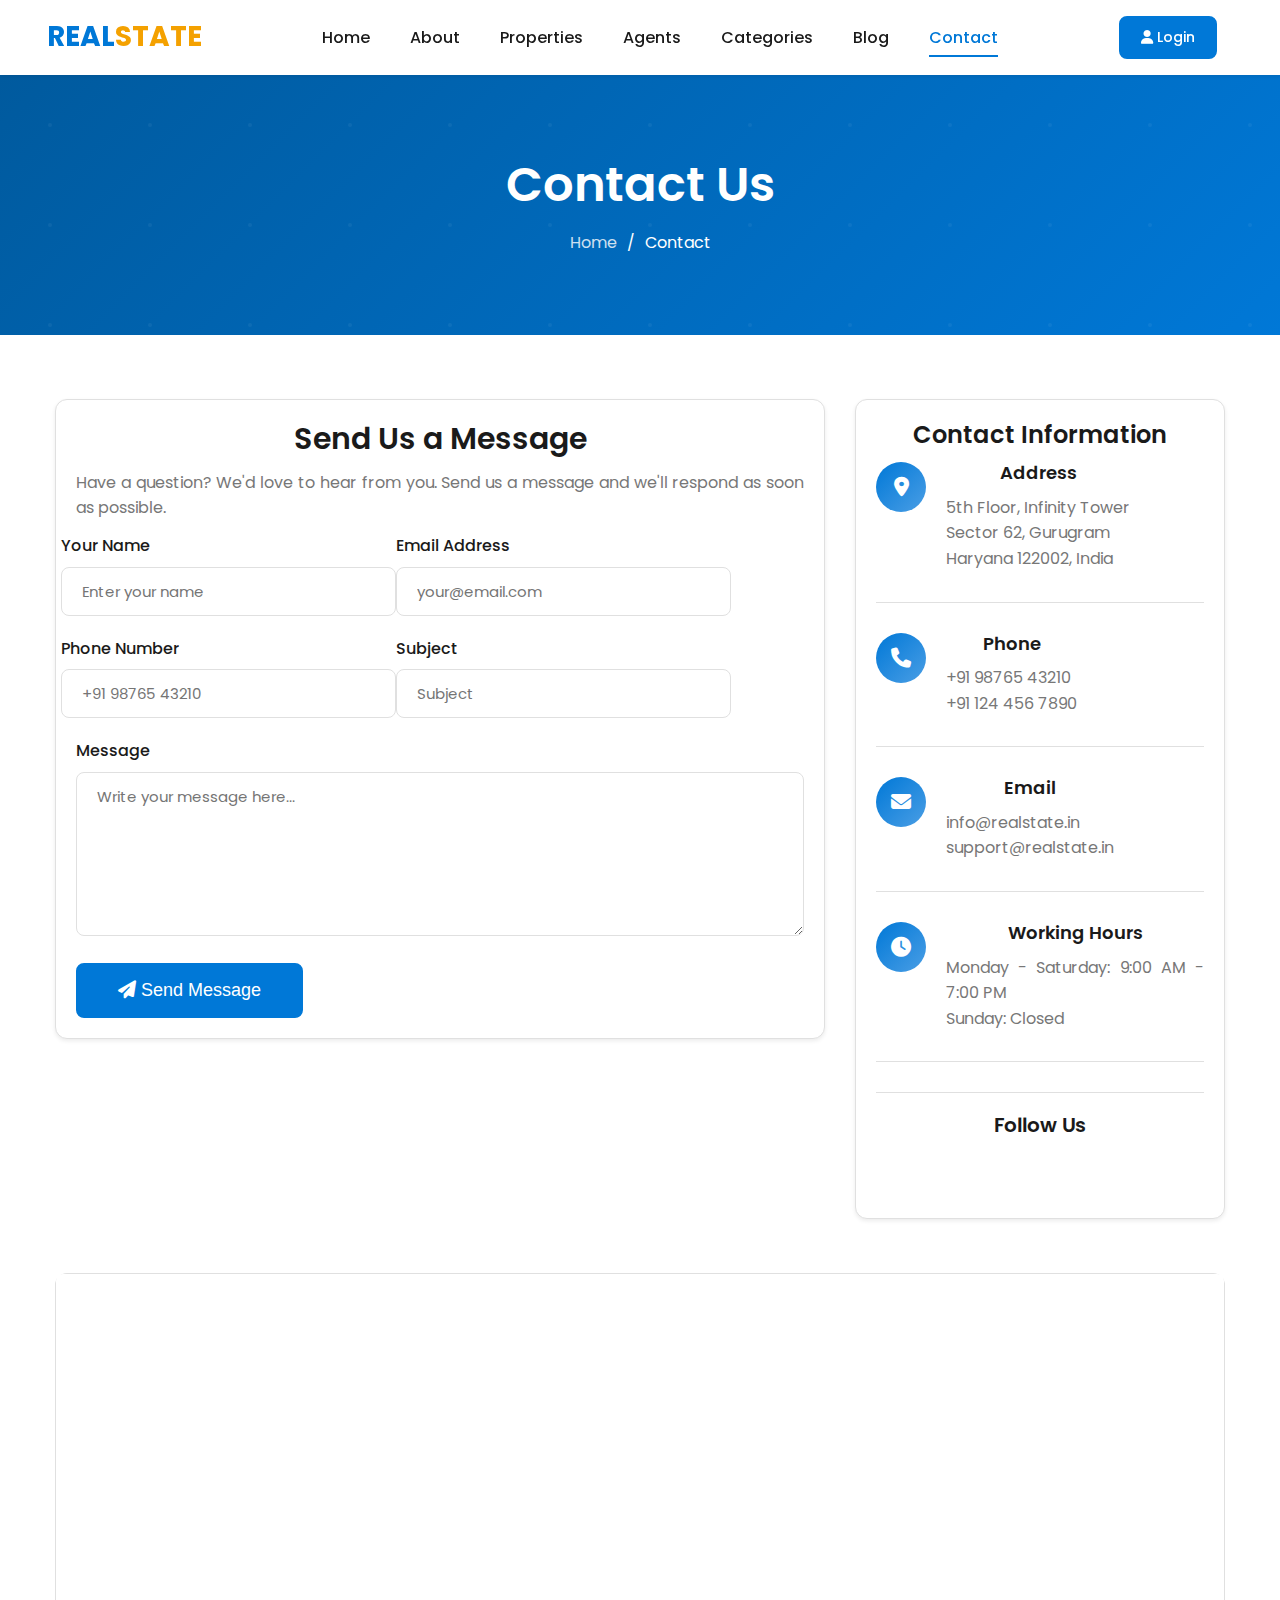
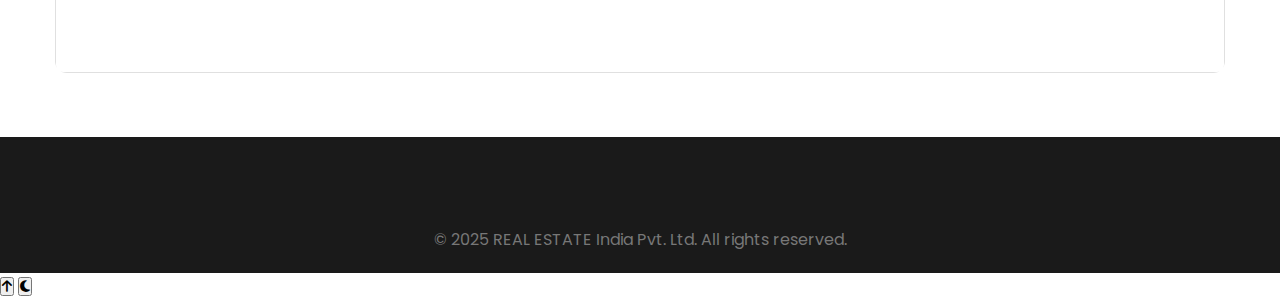
<file: contact.html>
<!DOCTYPE html>
<html lang="en">
<head>
    <meta charset="UTF-8">
    <meta name="viewport" content="width=device-width, initial-scale=1.0">
    <title>Contact Us - REAL ESTATE India</title>
    
    <link rel="preconnect" href="https://fonts.googleapis.com">
    <link href="https://fonts.googleapis.com/css2?family=Poppins:wght@300;400;500;600;700&display=swap" rel="stylesheet">
    <link rel="stylesheet" href="https://cdnjs.cloudflare.com/ajax/libs/font-awesome/6.4.0/css/all.min.css">
    <link rel="stylesheet" href="assets/css/style.css">
    <link rel="stylesheet" href="assets/css/layout.css">
    <link rel="stylesheet" href="assets/css/responsive.css">
</head>
<body>
    <!-- Header -->
    <header class="header">
        <div class="container">
            <nav class="navbar">
                <a href="index.html" class="logo">REAL<span>STATE</span></a>
                
                <ul class="nav-menu">
                    <li><a href="index.html">Home</a></li>
                    <li><a href="about.html">About</a></li>
                    <li><a href="properties.html">Properties</a></li>
                    <li><a href="agents.html">Agents</a></li>
                    <li><a href="categories.html">Categories</a></li>
                    <li><a href="blog.html">Blog</a></li>
                    <li><a href="contact.html" class="active">Contact</a></li>
                </ul>
                
                <div class="nav-actions">
                    <a href="add-property.html" class="btn btn-outline-primary btn-sm d-none d-md-inline-block">
                        <i class="fas fa-plus"></i> Add Property
                    </a>
                    <a href="login.html" class="btn btn-primary btn-sm">
                        <i class="fas fa-user"></i> Login
                    </a>
                </div>
                
                <div class="menu-toggle">
                    <span></span>
                    <span></span>
                    <span></span>
                </div>
            </nav>
        </div>
    </header>

    <!-- Page Hero -->
    <div class="page-hero">
        <div class="container">
            <h1>Contact Us</h1>
            <ul class="breadcrumb">
                <li><a href="index.html">Home</a></li>
                <li>/</li>
                <li>Contact</li>
            </ul>
        </div>
    </div>

    <!-- Contact Section -->
    <section class="contact-section">
        <div class="container">
            <div class="row">
                <!-- Contact Form -->
                <div class="col-lg-8">
                    <div class="contact-form-wrapper card">
                        <div class="card-body">
                            <h3>Send Us a Message</h3>
                            <p>Have a question? We'd love to hear from you. Send us a message and we'll respond as soon as possible.</p>
                            
                            <form id="contactForm">
                                <div class="row">
                                    <div class="col-md-6">
                                        <div class="form-group">
                                            <label class="form-label">Your Name</label>
                                            <input type="text" name="name" class="form-control" placeholder="Enter your name" required>
                                        </div>
                                    </div>
                                    <div class="col-md-6">
                                        <div class="form-group">
                                            <label class="form-label">Email Address</label>
                                            <input type="email" name="email" class="form-control" placeholder="your@email.com" required>
                                        </div>
                                    </div>
                                </div>
                                
                                <div class="row">
                                    <div class="col-md-6">
                                        <div class="form-group">
                                            <label class="form-label">Phone Number</label>
                                            <input type="tel" name="phone" class="form-control" placeholder="+91 98765 43210">
                                        </div>
                                    </div>
                                    <div class="col-md-6">
                                        <div class="form-group">
                                            <label class="form-label">Subject</label>
                                            <input type="text" name="subject" class="form-control" placeholder="Subject">
                                        </div>
                                    </div>
                                </div>
                                
                                <div class="form-group">
                                    <label class="form-label">Message</label>
                                    <textarea name="message" class="form-control" rows="6" placeholder="Write your message here..." required></textarea>
                                </div>
                                
                                <button type="submit" class="btn btn-primary btn-lg">
                                    <i class="fas fa-paper-plane"></i> Send Message
                                </button>
                            </form>
                        </div>
                    </div>
                </div>

                <!-- Contact Info -->
                <div class="col-lg-4">
                    <div class="contact-info-box card">
                        <div class="card-body">
                            <h4>Contact Information</h4>
                            
                            <div class="contact-info-item">
                                <div class="contact-icon">
                                    <i class="fas fa-map-marker-alt"></i>
                                </div>
                                <div>
                                    <h5>Address</h5>
                                    <p>5th Floor, Infinity Tower<br>Sector 62, Gurugram<br>Haryana 122002, India</p>
                                </div>
                            </div>
                            
                            <div class="contact-info-item">
                                <div class="contact-icon">
                                    <i class="fas fa-phone"></i>
                                </div>
                                <div>
                                    <h5>Phone</h5>
                                    <p><a href="tel:+919876543210">+91 98765 43210</a><br>
                                    <a href="tel:+911244567890">+91 124 456 7890</a></p>
                                </div>
                            </div>
                            
                            <div class="contact-info-item">
                                <div class="contact-icon">
                                    <i class="fas fa-envelope"></i>
                                </div>
                                <div>
                                    <h5>Email</h5>
                                    <p><a href="mailto:info@realstate.in">info@realstate.in</a><br>
                                    <a href="mailto:support@realstate.in">support@realstate.in</a></p>
                                </div>
                            </div>
                            
                            <div class="contact-info-item">
                                <div class="contact-icon">
                                    <i class="fas fa-clock"></i>
                                </div>
                                <div>
                                    <h5>Working Hours</h5>
                                    <p>Monday - Saturday: 9:00 AM - 7:00 PM<br>Sunday: Closed</p>
                                </div>
                            </div>
                            
                            <div class="social-links-contact">
                                <h5>Follow Us</h5>
                                <div class="social-links">
                                    <a href="#"><i class="fab fa-facebook-f"></i></a>
                                    <a href="#"><i class="fab fa-twitter"></i></a>
                                    <a href="#"><i class="fab fa-instagram"></i></a>
                                    <a href="#"><i class="fab fa-linkedin-in"></i></a>
                                    <a href="#"><i class="fab fa-youtube"></i></a>
                                </div>
                            </div>
                        </div>
                    </div>
                </div>
            </div>
            
            <!-- Map -->
            <div class="contact-map mt-4">
                <div id="contactMap" class="property-map" data-lat="28.4595" data-lng="77.0266"></div>
            </div>
        </div>
    </section>

    <!-- Footer -->
    <footer class="footer">
        <div class="container">
            <div class="footer-bottom">
                <p>&copy; 2025 REAL ESTATE India Pvt. Ltd. All rights reserved.</p>
            </div>
        </div>
    </footer>

    <button class="back-to-top"><i class="fas fa-arrow-up"></i></button>
    <button class="theme-toggle"><i class="fas fa-moon"></i></button>

    <style>
        .contact-form-wrapper,
        .contact-info-box {
            margin-bottom: 30px;
        }
        
        .contact-info-item {
            display: flex;
            gap: 20px;
            margin-bottom: 30px;
            padding-bottom: 30px;
            border-bottom: 1px solid var(--gray-light);
        }
        
        .contact-info-item:last-of-type {
            border-bottom: none;
        }
        
        .contact-icon {
            width: 50px;
            height: 50px;
            background: linear-gradient(135deg, var(--primary-color), var(--primary-light));
            border-radius: 50%;
            display: flex;
            align-items: center;
            justify-content: center;
            color: var(--white);
            font-size: 1.25rem;
            flex-shrink: 0;
        }
        
        .contact-info-item h5 {
            margin-bottom: 10px;
            font-size: 1.125rem;
        }
        
        .contact-info-item p {
            margin: 0;
            color: var(--gray);
        }
        
        .contact-info-item a {
            color: var(--gray);
        }
        
        .contact-info-item a:hover {
            color: var(--primary-color);
        }
        
        .social-links-contact {
            padding-top: 20px;
            border-top: 1px solid var(--gray-light);
        }
        
        .social-links-contact h5 {
            margin-bottom: 15px;
        }
        
        .contact-map {
            height: 400px;
            border-radius: var(--border-radius-lg);
            overflow: hidden;
        }
        
        .property-map {
            width: 100%;
            height: 100%;
        }
    </style>

    <script src="assets/js/main.js"></script>
    <script src="assets/js/ajax.js"></script>
    <script src="assets/js/plugins.js"></script>
</body>
</html>
</file>
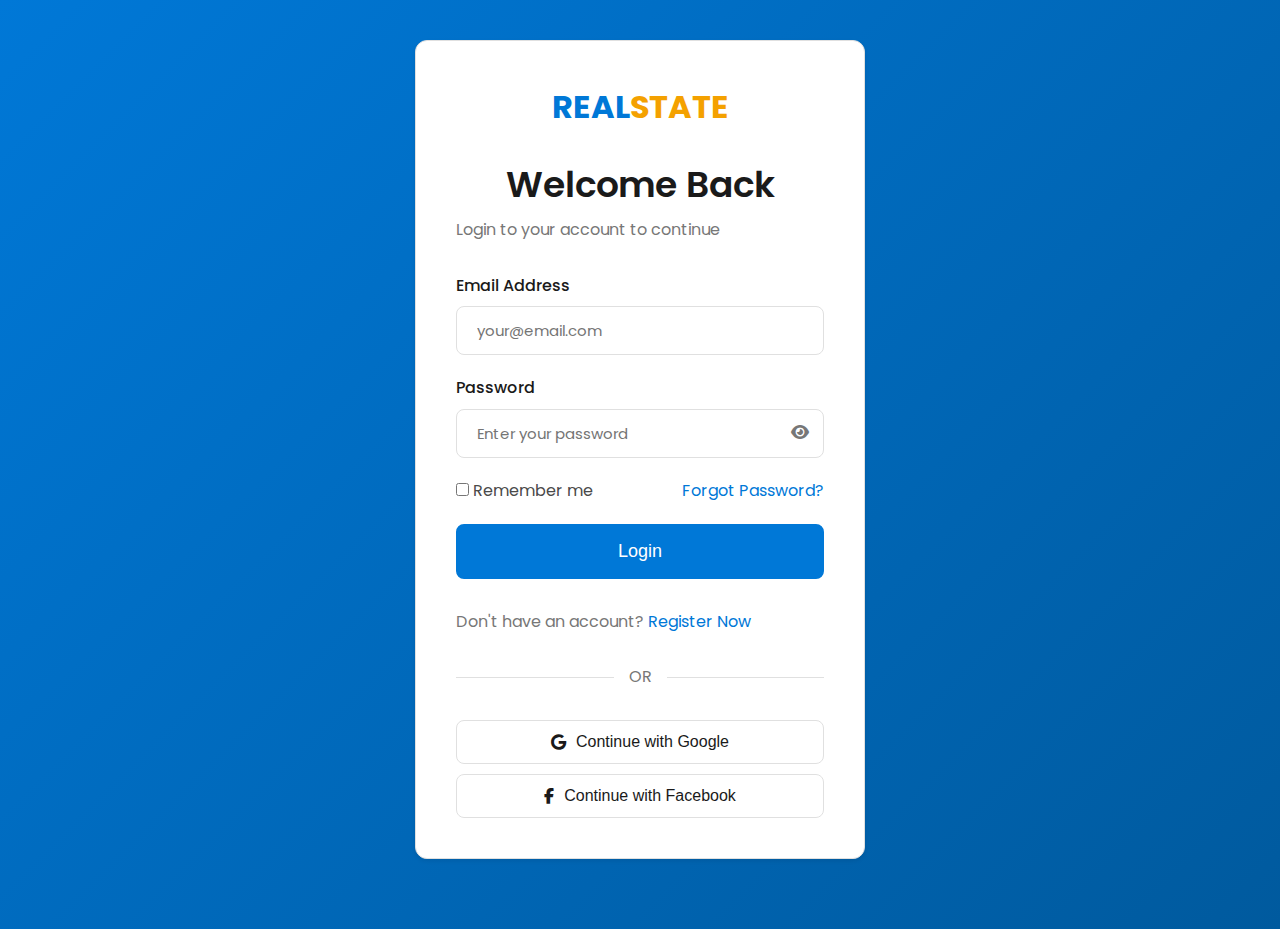
<file: login.html>
<!DOCTYPE html>
<html lang="en">
<head>
    <meta charset="UTF-8">
    <meta name="viewport" content="width=device-width, initial-scale=1.0">
    <title>Login - REAL ESTATE India</title>
    
    <link rel="preconnect" href="https://fonts.googleapis.com">
    <link href="https://fonts.googleapis.com/css2?family=Poppins:wght@300;400;500;600;700&display=swap" rel="stylesheet">
    <link rel="stylesheet" href="https://cdnjs.cloudflare.com/ajax/libs/font-awesome/6.4.0/css/all.min.css">
    <link rel="stylesheet" href="assets/css/style.css">
    <link rel="stylesheet" href="assets/css/layout.css">
    <link rel="stylesheet" href="assets/css/responsive.css">
</head>
<body>
    <div class="auth-page">
        <div class="auth-container">
            <div class="auth-card card">
                <div class="auth-logo">
                    <a href="index.html" class="logo">REAL<span>STATE</span></a>
                </div>
                
                <div class="auth-header">
                    <h2>Welcome Back</h2>
                    <p>Login to your account to continue</p>
                </div>
                
                <form id="loginForm" class="auth-form">
                    <div class="form-group">
                        <label class="form-label">Email Address</label>
                        <input type="email" name="email" class="form-control" placeholder="your@email.com" required>
                    </div>
                    
                    <div class="form-group">
                        <label class="form-label">Password</label>
                        <div class="password-input">
                            <input type="password" name="password" class="form-control" placeholder="Enter your password" required>
                            <span class="password-toggle">
                                <i class="fas fa-eye"></i>
                            </span>
                        </div>
                    </div>
                    
                    <div class="form-group d-flex justify-content-between align-items-center">
                        <div>
                            <input type="checkbox" id="remember" name="remember">
                            <label for="remember">Remember me</label>
                        </div>
                        <a href="#" class="text-primary">Forgot Password?</a>
                    </div>
                    
                    <button type="submit" class="btn btn-primary w-100 btn-lg">Login</button>
                </form>
                
                <div class="auth-footer">
                    <p>Don't have an account? <a href="register.html" class="text-primary">Register Now</a></p>
                </div>
                
                <div class="auth-divider">
                    <span>OR</span>
                </div>
                
                <div class="social-login">
                    <button class="btn btn-social google">
                        <i class="fab fa-google"></i> Continue with Google
                    </button>
                    <button class="btn btn-social facebook">
                        <i class="fab fa-facebook-f"></i> Continue with Facebook
                    </button>
                </div>
            </div>
        </div>
    </div>

    <style>
        .auth-page {
            min-height: 100vh;
            display: flex;
            align-items: center;
            justify-content: center;
            background: linear-gradient(135deg, var(--primary-color), var(--primary-dark));
            padding: 40px 20px;
        }
        
        .auth-container {
            max-width: 450px;
            width: 100%;
        }
        
        .auth-card {
            padding: 40px;
        }
        
        .auth-logo {
            text-align: center;
            margin-bottom: 30px;
        }
        
        .auth-logo .logo {
            font-size: 2rem;
        }
        
        .auth-header {
            text-align: center;
            margin-bottom: 30px;
        }
        
        .auth-header h2 {
            margin-bottom: 10px;
        }
        
        .auth-header p {
            color: var(--gray);
        }
        
        .auth-form .form-group {
            margin-bottom: 20px;
        }
        
        .password-input {
            position: relative;
        }
        
        .password-toggle {
            position: absolute;
            right: 15px;
            top: 50%;
            transform: translateY(-50%);
            cursor: pointer;
            color: var(--gray);
        }
        
        .auth-footer {
            text-align: center;
            margin-top: 30px;
        }
        
        .auth-divider {
            text-align: center;
            margin: 30px 0;
            position: relative;
        }
        
        .auth-divider::before {
            content: '';
            position: absolute;
            top: 50%;
            left: 0;
            right: 0;
            height: 1px;
            background: var(--gray-light);
        }
        
        .auth-divider span {
            background: var(--white);
            padding: 0 15px;
            position: relative;
            color: var(--gray);
        }
        
        .social-login {
            display: flex;
            flex-direction: column;
            gap: 10px;
        }
        
        .btn-social {
            display: flex;
            align-items: center;
            justify-content: center;
            gap: 10px;
            padding: 12px;
            border: 1px solid var(--gray-light);
            background: var(--white);
            color: var(--dark);
            transition: var(--transition);
        }
        
        .btn-social:hover {
            background: var(--off-white);
        }
        
        .btn-social.google:hover {
            border-color: #DB4437;
            color: #DB4437;
        }
        
        .btn-social.facebook:hover {
            border-color: #1877F2;
            color: #1877F2;
        }
    </style>

    <script src="assets/js/main.js"></script>
    <script src="assets/js/ajax.js"></script>
</body>
</html>
</file>
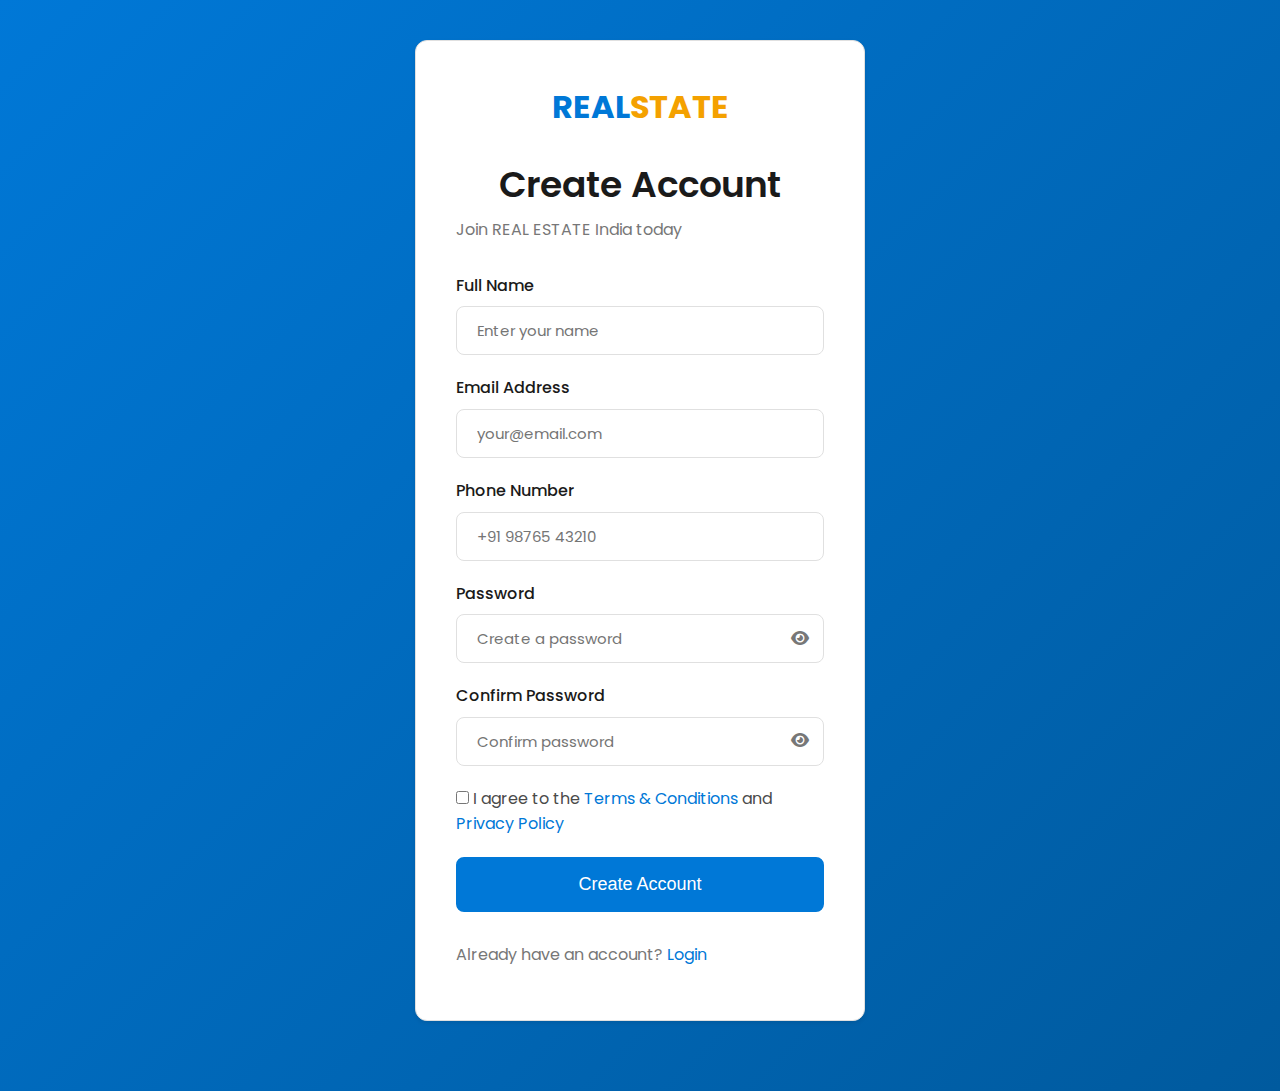
<file: register.html>
<!DOCTYPE html>
<html lang="en">
<head>
    <meta charset="UTF-8">
    <meta name="viewport" content="width=device-width, initial-scale=1.0">
    <title>Register - REAL ESTATE India</title>
    
    <link rel="preconnect" href="https://fonts.googleapis.com">
    <link href="https://fonts.googleapis.com/css2?family=Poppins:wght@300;400;500;600;700&display=swap" rel="stylesheet">
    <link rel="stylesheet" href="https://cdnjs.cloudflare.com/ajax/libs/font-awesome/6.4.0/css/all.min.css">
    <link rel="stylesheet" href="assets/css/style.css">
    <link rel="stylesheet" href="assets/css/layout.css">
    <link rel="stylesheet" href="assets/css/responsive.css">
</head>
<body>
    <div class="auth-page">
        <div class="auth-container">
            <div class="auth-card card">
                <div class="auth-logo">
                    <a href="index.html" class="logo">REAL<span>STATE</span></a>
                </div>
                
                <div class="auth-header">
                    <h2>Create Account</h2>
                    <p>Join REAL ESTATE India today</p>
                </div>
                
                <form id="registerForm" class="auth-form">
                    <div class="form-group">
                        <label class="form-label">Full Name</label>
                        <input type="text" name="name" class="form-control" placeholder="Enter your name" required>
                    </div>
                    
                    <div class="form-group">
                        <label class="form-label">Email Address</label>
                        <input type="email" name="email" class="form-control" placeholder="your@email.com" required>
                    </div>
                    
                    <div class="form-group">
                        <label class="form-label">Phone Number</label>
                        <input type="tel" name="phone" class="form-control" placeholder="+91 98765 43210" required>
                    </div>
                    
                    <div class="form-group">
                        <label class="form-label">Password</label>
                        <div class="password-input">
                            <input type="password" name="password" class="form-control" placeholder="Create a password" required>
                            <span class="password-toggle">
                                <i class="fas fa-eye"></i>
                            </span>
                        </div>
                    </div>
                    
                    <div class="form-group">
                        <label class="form-label">Confirm Password</label>
                        <div class="password-input">
                            <input type="password" name="confirm_password" class="form-control" placeholder="Confirm password" required>
                            <span class="password-toggle">
                                <i class="fas fa-eye"></i>
                            </span>
                        </div>
                    </div>
                    
                    <div class="form-group">
                        <input type="checkbox" id="terms" name="terms" required>
                        <label for="terms">I agree to the <a href="terms.html" class="text-primary">Terms & Conditions</a> and <a href="privacy-policy.html" class="text-primary">Privacy Policy</a></label>
                    </div>
                    
                    <button type="submit" class="btn btn-primary w-100 btn-lg">Create Account</button>
                </form>
                
                <div class="auth-footer">
                    <p>Already have an account? <a href="login.html" class="text-primary">Login</a></p>
                </div>
            </div>
        </div>
    </div>

    <style>
        .auth-page {
            min-height: 100vh;
            display: flex;
            align-items: center;
            justify-content: center;
            background: linear-gradient(135deg, var(--primary-color), var(--primary-dark));
            padding: 40px 20px;
        }
        
        .auth-container {
            max-width: 450px;
            width: 100%;
        }
        
        .auth-card {
            padding: 40px;
        }
        
        .auth-logo {
            text-align: center;
            margin-bottom: 30px;
        }
        
        .auth-logo .logo {
            font-size: 2rem;
        }
        
        .auth-header {
            text-align: center;
            margin-bottom: 30px;
        }
        
        .auth-header h2 {
            margin-bottom: 10px;
        }
        
        .auth-header p {
            color: var(--gray);
        }
        
        .auth-form .form-group {
            margin-bottom: 20px;
        }
        
        .password-input {
            position: relative;
        }
        
        .password-toggle {
            position: absolute;
            right: 15px;
            top: 50%;
            transform: translateY(-50%);
            cursor: pointer;
            color: var(--gray);
        }
        
        .auth-footer {
            text-align: center;
            margin-top: 30px;
        }
    </style>

    <script src="assets/js/main.js"></script>
    <script src="assets/js/ajax.js"></script>
</body>
</html>
</file>
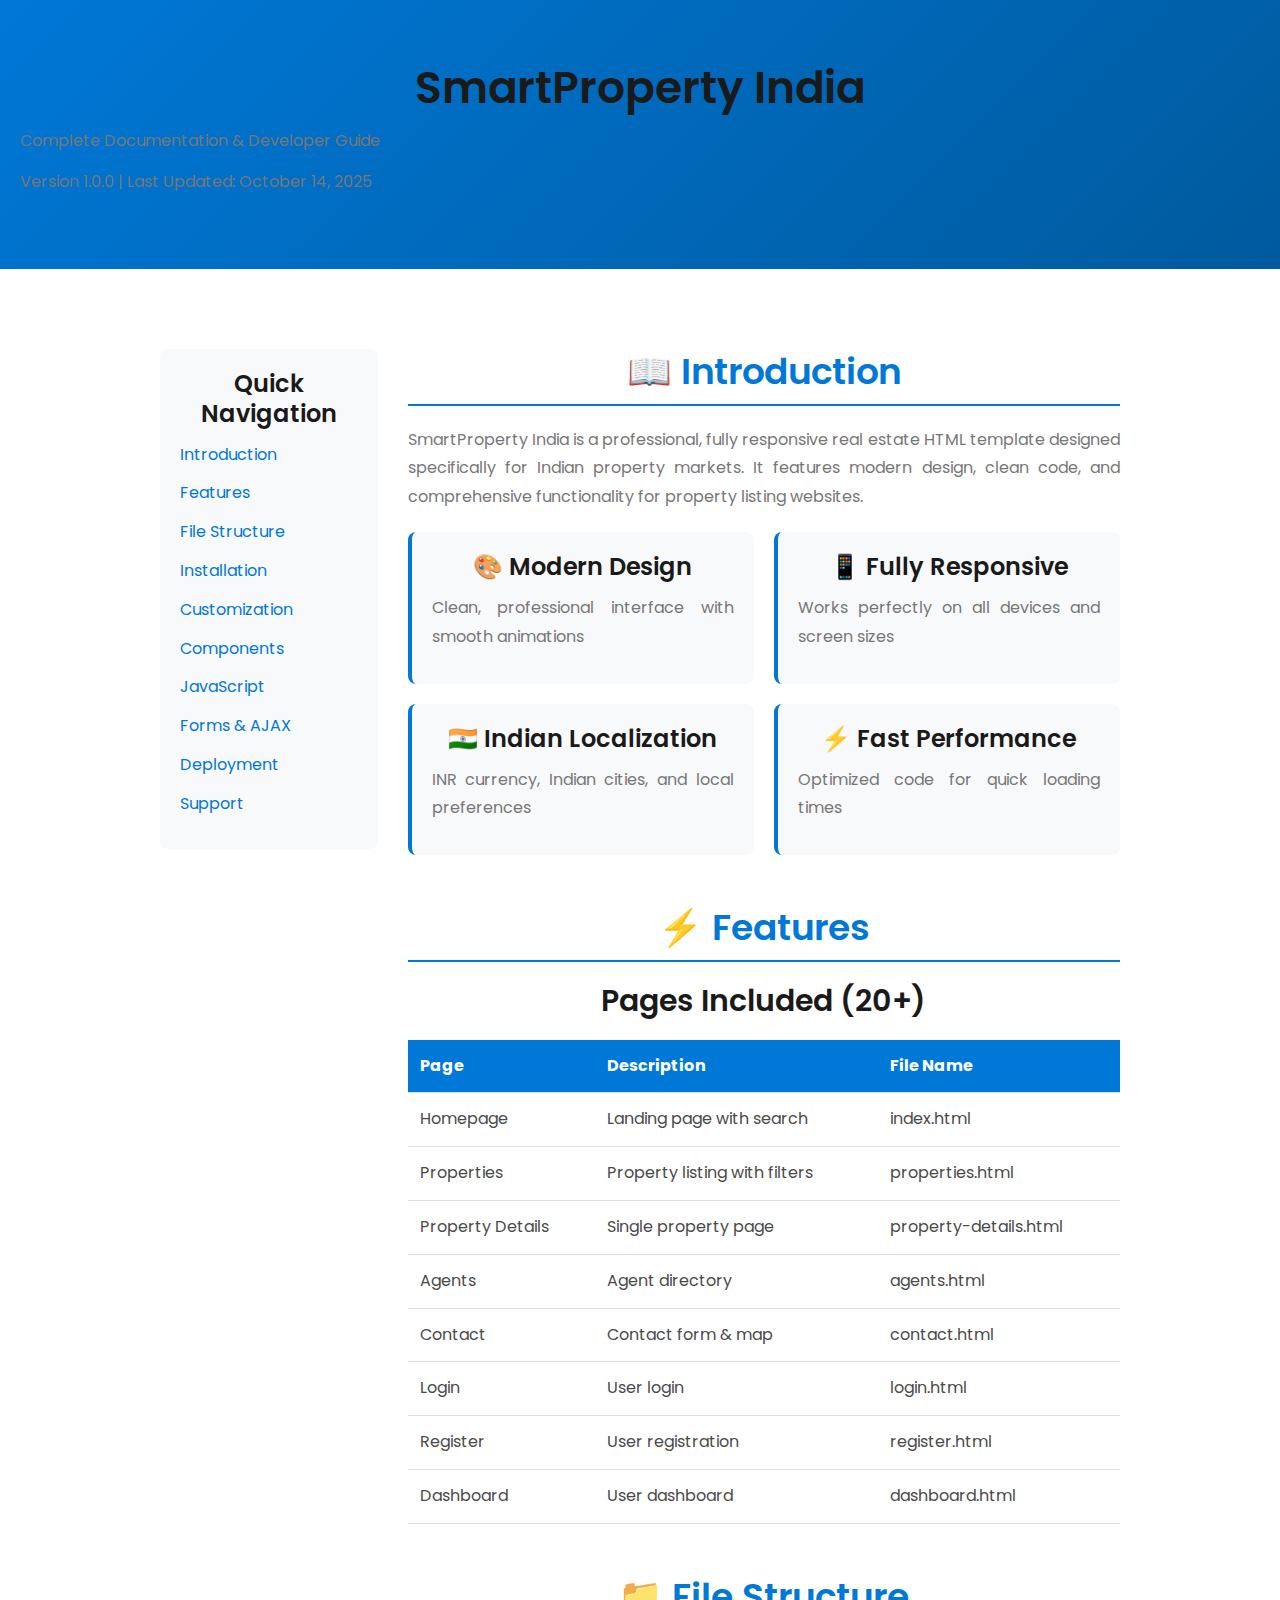
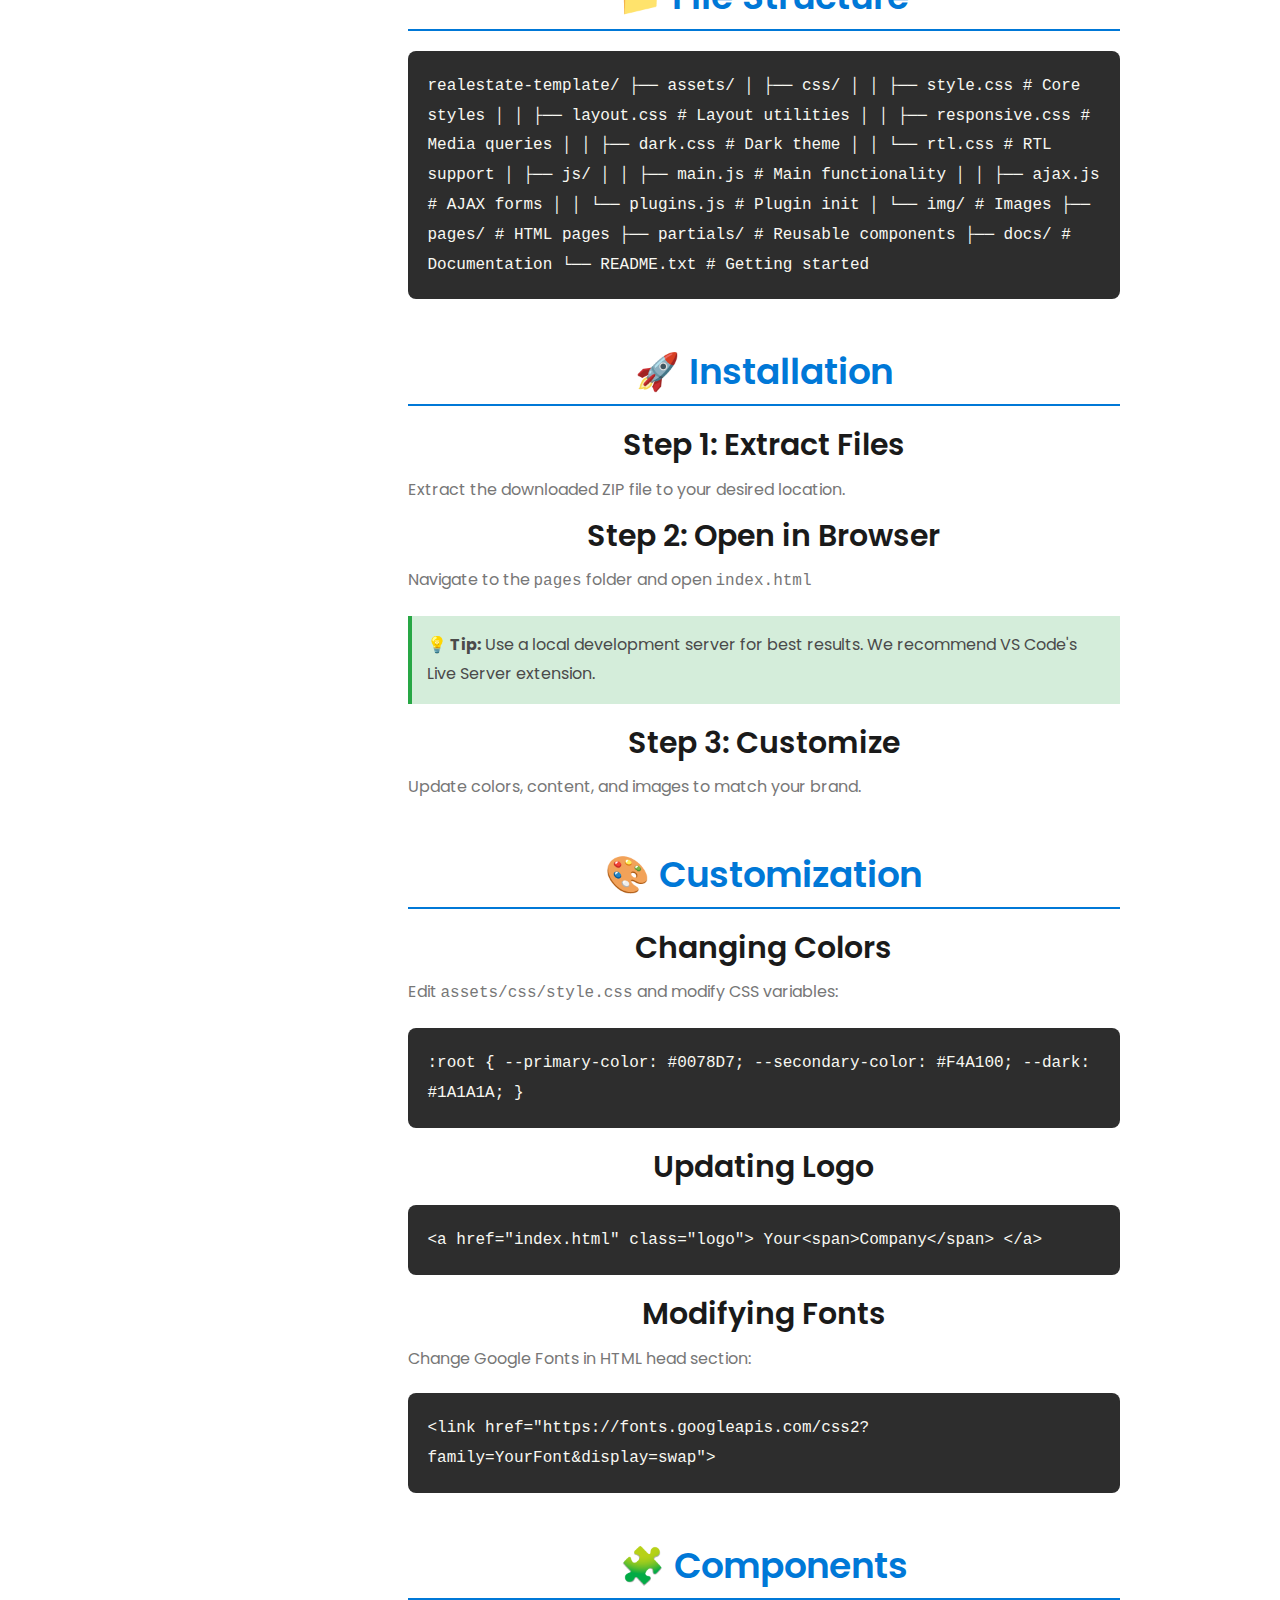
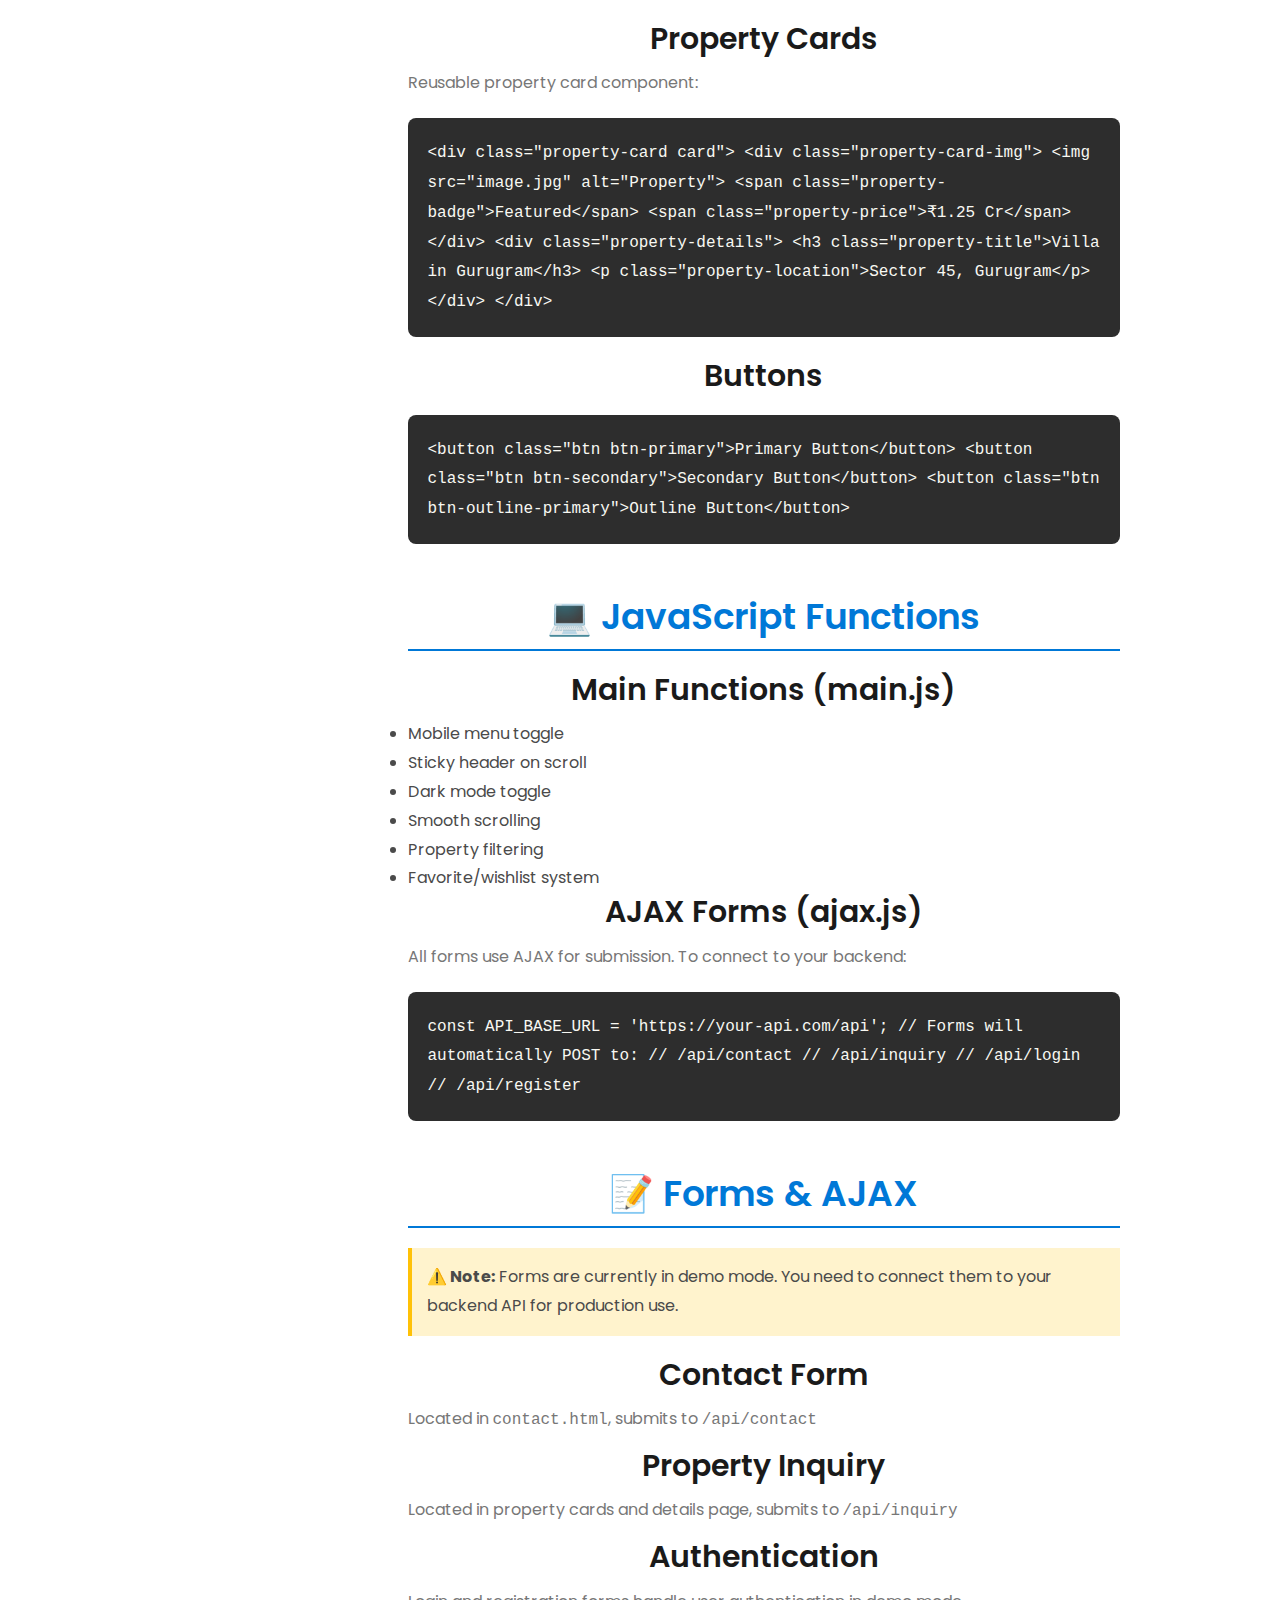
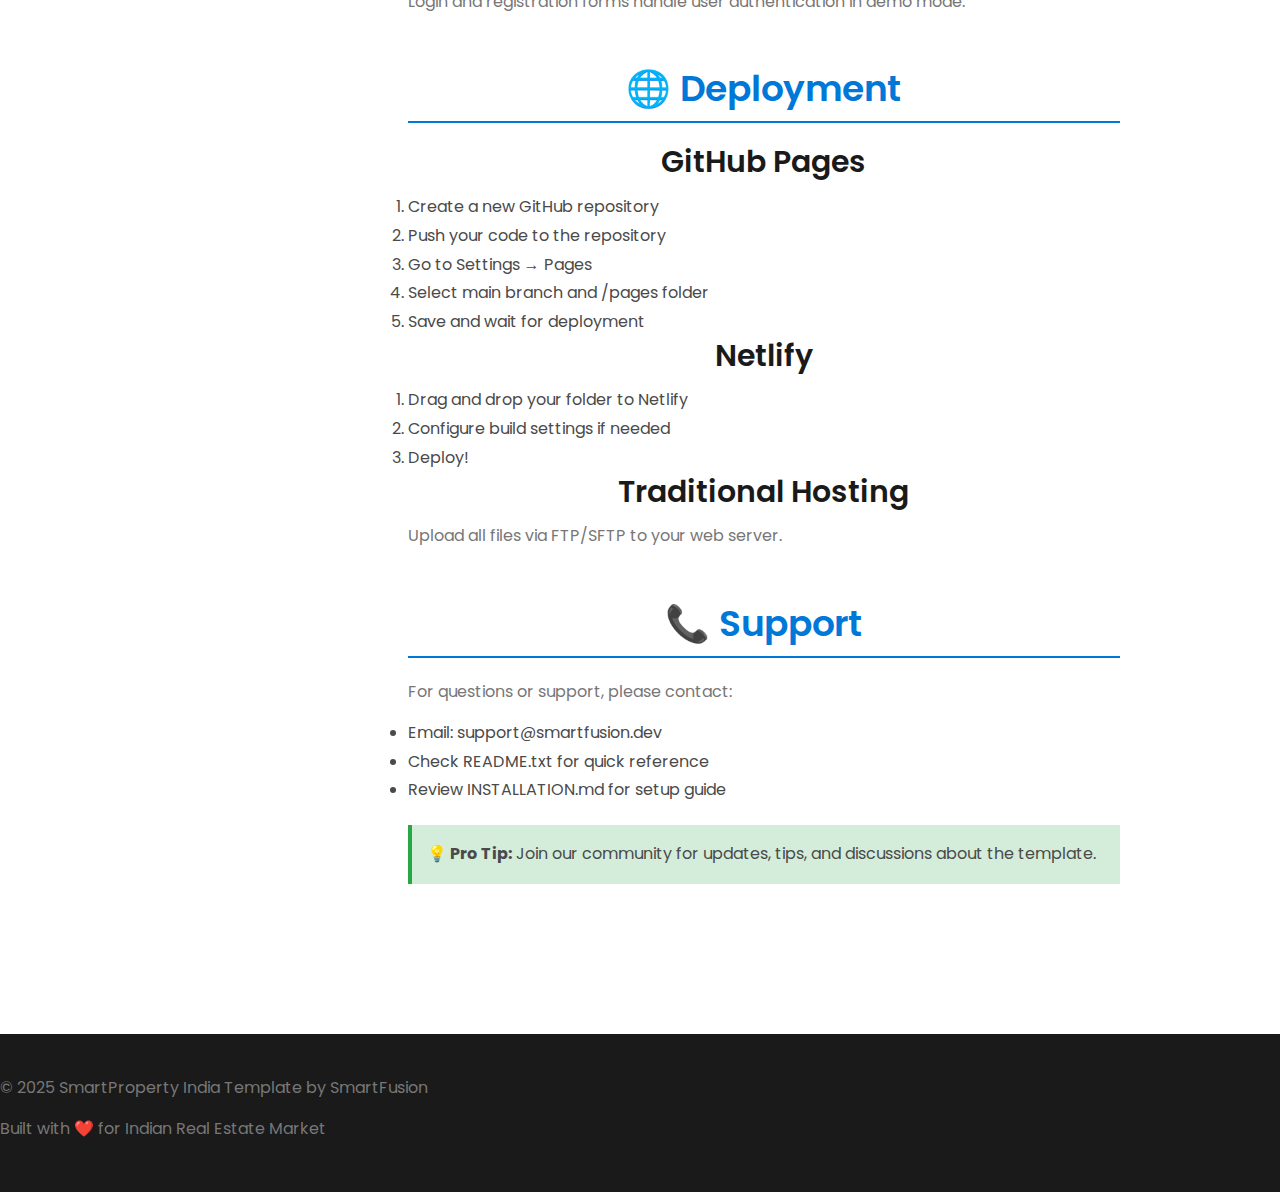
<file: docs/documentation.html>
<!DOCTYPE html>
<html lang="en">
<head>
    <meta charset="UTF-8">
    <meta name="viewport" content="width=device-width, initial-scale=1.0">
    <title>Documentation - SmartProperty India Template</title>
    
    <link href="https://fonts.googleapis.com/css2?family=Poppins:wght@300;400;500;600;700&display=swap" rel="stylesheet">
    <link rel="stylesheet" href="../assets/css/style.css">
    <link rel="stylesheet" href="../assets/css/layout.css">
    
    <style>
        body { font-family: 'Poppins', sans-serif; line-height: 1.8; }
        .doc-container { max-width: 1000px; margin: 0 auto; padding: 40px 20px; }
        .doc-header { background: linear-gradient(135deg, #0078D7, #005A9E); color: white; padding: 60px 20px; text-align: center; margin-bottom: 40px; }
        .doc-nav { background: #f8f9fa; padding: 20px; border-radius: 8px; margin-bottom: 30px; position: sticky; top: 20px; }
        .doc-nav ul { list-style: none; padding: 0; }
        .doc-nav li { margin-bottom: 10px; }
        .doc-nav a { color: #0078D7; text-decoration: none; }
        .doc-section { margin-bottom: 50px; }
        .doc-section h2 { color: #0078D7; border-bottom: 2px solid #0078D7; padding-bottom: 10px; margin-bottom: 20px; }
        .code-block { background: #2d2d2d; color: #f8f8f2; padding: 20px; border-radius: 8px; overflow-x: auto; margin: 20px 0; }
        .code-block code { font-family: 'Courier New', monospace; }
        .feature-grid { display: grid; grid-template-columns: repeat(auto-fit, minmax(250px, 1fr)); gap: 20px; margin: 20px 0; }
        .feature-box { padding: 20px; background: #f8f9fa; border-radius: 8px; border-left: 4px solid #0078D7; }
        table { width: 100%; border-collapse: collapse; margin: 20px 0; }
        table th, table td { padding: 12px; text-align: left; border-bottom: 1px solid #ddd; }
        table th { background: #0078D7; color: white; }
        .note { background: #fff3cd; border-left: 4px solid #ffc107; padding: 15px; margin: 20px 0; }
        .tip { background: #d4edda; border-left: 4px solid #28a745; padding: 15px; margin: 20px 0; }
    </style>
</head>
<body>
    <div class="doc-header">
        <h1>SmartProperty India</h1>
        <p>Complete Documentation & Developer Guide</p>
        <p>Version 1.0.0 | Last Updated: October 14, 2025</p>
    </div>

    <div class="doc-container">
        <div class="row">
            <div class="col-lg-3">
                <div class="doc-nav">
                    <h4>Quick Navigation</h4>
                    <ul>
                        <li><a href="#introduction">Introduction</a></li>
                        <li><a href="#features">Features</a></li>
                        <li><a href="#structure">File Structure</a></li>
                        <li><a href="#installation">Installation</a></li>
                        <li><a href="#customization">Customization</a></li>
                        <li><a href="#components">Components</a></li>
                        <li><a href="#javascript">JavaScript</a></li>
                        <li><a href="#forms">Forms & AJAX</a></li>
                        <li><a href="#deployment">Deployment</a></li>
                        <li><a href="#support">Support</a></li>
                    </ul>
                </div>
            </div>

            <div class="col-lg-9">
                <!-- Introduction -->
                <div id="introduction" class="doc-section">
                    <h2>📖 Introduction</h2>
                    <p>SmartProperty India is a professional, fully responsive real estate HTML template designed specifically for Indian property markets. It features modern design, clean code, and comprehensive functionality for property listing websites.</p>
                    
                    <div class="feature-grid">
                        <div class="feature-box">
                            <h4>🎨 Modern Design</h4>
                            <p>Clean, professional interface with smooth animations</p>
                        </div>
                        <div class="feature-box">
                            <h4>📱 Fully Responsive</h4>
                            <p>Works perfectly on all devices and screen sizes</p>
                        </div>
                        <div class="feature-box">
                            <h4>🇮🇳 Indian Localization</h4>
                            <p>INR currency, Indian cities, and local preferences</p>
                        </div>
                        <div class="feature-box">
                            <h4>⚡ Fast Performance</h4>
                            <p>Optimized code for quick loading times</p>
                        </div>
                    </div>
                </div>

                <!-- Features -->
                <div id="features" class="doc-section">
                    <h2>⚡ Features</h2>
                    
                    <h3>Pages Included (20+)</h3>
                    <table>
                        <thead>
                            <tr>
                                <th>Page</th>
                                <th>Description</th>
                                <th>File Name</th>
                            </tr>
                        </thead>
                        <tbody>
                            <tr><td>Homepage</td><td>Landing page with search</td><td>index.html</td></tr>
                            <tr><td>Properties</td><td>Property listing with filters</td><td>properties.html</td></tr>
                            <tr><td>Property Details</td><td>Single property page</td><td>property-details.html</td></tr>
                            <tr><td>Agents</td><td>Agent directory</td><td>agents.html</td></tr>
                            <tr><td>Contact</td><td>Contact form & map</td><td>contact.html</td></tr>
                            <tr><td>Login</td><td>User login</td><td>login.html</td></tr>
                            <tr><td>Register</td><td>User registration</td><td>register.html</td></tr>
                            <tr><td>Dashboard</td><td>User dashboard</td><td>dashboard.html</td></tr>
                        </tbody>
                    </table>
                </div>

                <!-- File Structure -->
                <div id="structure" class="doc-section">
                    <h2>📁 File Structure</h2>
                    <div class="code-block">
                        <code>
realestate-template/
├── assets/
│   ├── css/
│   │   ├── style.css          # Core styles
│   │   ├── layout.css         # Layout utilities
│   │   ├── responsive.css     # Media queries
│   │   ├── dark.css           # Dark theme
│   │   └── rtl.css            # RTL support
│   ├── js/
│   │   ├── main.js            # Main functionality
│   │   ├── ajax.js            # AJAX forms
│   │   └── plugins.js         # Plugin init
│   └── img/                   # Images
├── pages/                     # HTML pages
├── partials/                  # Reusable components
├── docs/                      # Documentation
└── README.txt                 # Getting started
                        </code>
                    </div>
                </div>

                <!-- Installation -->
                <div id="installation" class="doc-section">
                    <h2>🚀 Installation</h2>
                    
                    <h3>Step 1: Extract Files</h3>
                    <p>Extract the downloaded ZIP file to your desired location.</p>
                    
                    <h3>Step 2: Open in Browser</h3>
                    <p>Navigate to the <code>pages</code> folder and open <code>index.html</code></p>
                    
                    <div class="tip">
                        <strong>💡 Tip:</strong> Use a local development server for best results. We recommend VS Code's Live Server extension.
                    </div>
                    
                    <h3>Step 3: Customize</h3>
                    <p>Update colors, content, and images to match your brand.</p>
                </div>

                <!-- Customization -->
                <div id="customization" class="doc-section">
                    <h2>🎨 Customization</h2>
                    
                    <h3>Changing Colors</h3>
                    <p>Edit <code>assets/css/style.css</code> and modify CSS variables:</p>
                    <div class="code-block">
                        <code>
:root {
    --primary-color: #0078D7;
    --secondary-color: #F4A100;
    --dark: #1A1A1A;
}
                        </code>
                    </div>
                    
                    <h3>Updating Logo</h3>
                    <div class="code-block">
                        <code>
&lt;a href="index.html" class="logo"&gt;
    Your&lt;span&gt;Company&lt;/span&gt;
&lt;/a&gt;
                        </code>
                    </div>
                    
                    <h3>Modifying Fonts</h3>
                    <p>Change Google Fonts in HTML head section:</p>
                    <div class="code-block">
                        <code>
&lt;link href="https://fonts.googleapis.com/css2?family=YourFont&display=swap"&gt;
                        </code>
                    </div>
                </div>

                <!-- Components -->
                <div id="components" class="doc-section">
                    <h2>🧩 Components</h2>
                    
                    <h3>Property Cards</h3>
                    <p>Reusable property card component:</p>
                    <div class="code-block">
                        <code>
&lt;div class="property-card card"&gt;
    &lt;div class="property-card-img"&gt;
        &lt;img src="image.jpg" alt="Property"&gt;
        &lt;span class="property-badge"&gt;Featured&lt;/span&gt;
        &lt;span class="property-price"&gt;₹1.25 Cr&lt;/span&gt;
    &lt;/div&gt;
    &lt;div class="property-details"&gt;
        &lt;h3 class="property-title"&gt;Villa in Gurugram&lt;/h3&gt;
        &lt;p class="property-location"&gt;Sector 45, Gurugram&lt;/p&gt;
    &lt;/div&gt;
&lt;/div&gt;
                        </code>
                    </div>
                    
                    <h3>Buttons</h3>
                    <div class="code-block">
                        <code>
&lt;button class="btn btn-primary"&gt;Primary Button&lt;/button&gt;
&lt;button class="btn btn-secondary"&gt;Secondary Button&lt;/button&gt;
&lt;button class="btn btn-outline-primary"&gt;Outline Button&lt;/button&gt;
                        </code>
                    </div>
                </div>

                <!-- JavaScript -->
                <div id="javascript" class="doc-section">
                    <h2>💻 JavaScript Functions</h2>
                    
                    <h3>Main Functions (main.js)</h3>
                    <ul>
                        <li>Mobile menu toggle</li>
                        <li>Sticky header on scroll</li>
                        <li>Dark mode toggle</li>
                        <li>Smooth scrolling</li>
                        <li>Property filtering</li>
                        <li>Favorite/wishlist system</li>
                    </ul>
                    
                    <h3>AJAX Forms (ajax.js)</h3>
                    <p>All forms use AJAX for submission. To connect to your backend:</p>
                    <div class="code-block">
                        <code>
const API_BASE_URL = 'https://your-api.com/api';

// Forms will automatically POST to:
// /api/contact
// /api/inquiry
// /api/login
// /api/register
                        </code>
                    </div>
                </div>

                <!-- Forms -->
                <div id="forms" class="doc-section">
                    <h2>📝 Forms & AJAX</h2>
                    
                    <div class="note">
                        <strong>⚠️ Note:</strong> Forms are currently in demo mode. You need to connect them to your backend API for production use.
                    </div>
                    
                    <h3>Contact Form</h3>
                    <p>Located in <code>contact.html</code>, submits to <code>/api/contact</code></p>
                    
                    <h3>Property Inquiry</h3>
                    <p>Located in property cards and details page, submits to <code>/api/inquiry</code></p>
                    
                    <h3>Authentication</h3>
                    <p>Login and registration forms handle user authentication in demo mode.</p>
                </div>

                <!-- Deployment -->
                <div id="deployment" class="doc-section">
                    <h2>🌐 Deployment</h2>
                    
                    <h3>GitHub Pages</h3>
                    <ol>
                        <li>Create a new GitHub repository</li>
                        <li>Push your code to the repository</li>
                        <li>Go to Settings → Pages</li>
                        <li>Select main branch and /pages folder</li>
                        <li>Save and wait for deployment</li>
                    </ol>
                    
                    <h3>Netlify</h3>
                    <ol>
                        <li>Drag and drop your folder to Netlify</li>
                        <li>Configure build settings if needed</li>
                        <li>Deploy!</li>
                    </ol>
                    
                    <h3>Traditional Hosting</h3>
                    <p>Upload all files via FTP/SFTP to your web server.</p>
                </div>

                <!-- Support -->
                <div id="support" class="doc-section">
                    <h2>📞 Support</h2>
                    <p>For questions or support, please contact:</p>
                    <ul>
                        <li>Email: support@smartfusion.dev</li>
                        <li>Check README.txt for quick reference</li>
                        <li>Review INSTALLATION.md for setup guide</li>
                    </ul>
                    
                    <div class="tip">
                        <strong>💡 Pro Tip:</strong> Join our community for updates, tips, and discussions about the template.
                    </div>
                </div>
            </div>
        </div>
    </div>

    <footer style="background: #1A1A1A; color: white; padding: 40px 0; text-align: center; margin-top: 60px;">
        <p>&copy; 2025 SmartProperty India Template by SmartFusion</p>
        <p>Built with ❤️ for Indian Real Estate Market</p>
    </footer>
</body>
</html>
</file>
<file: assets/css/style.css>
/* ================================================
   Real Estate Template - Core Styles
   Version: 1.0
   Author: SmartFusion
   ================================================ */

/* ================ CSS Variables ================ */
:root {
    /* Primary Colors */
    --primary-color: #0078D7;
    --primary-dark: #005A9E;
    --primary-light: #4A9EE5;
    
    /* Secondary Colors */
    --secondary-color: #F4A100;
    --secondary-dark: #D68C00;
    --secondary-light: #FFB84D;
    
    /* Neutral Colors */
    --dark: #1A1A1A;
    --gray-dark: #4A4A4A;
    --gray: #777777;
    --gray-light: #E0E0E0;
    --white: #FFFFFF;
    --off-white: #F8F9FA;
    
    /* Status Colors */
    --success: #28A745;
    --danger: #DC3545;
    --warning: #FFC107;
    --info: #17A2B8;
    
    /* Typography */
    --font-primary: 'Poppins', sans-serif;
    --font-secondary: 'Inter', sans-serif;
    
    /* Spacing */
    --section-padding: 64px;
    --section-padding-mobile: 32px;
    --card-padding: 20px;
    
    /* Border Radius */
    --border-radius: 8px;
    --border-radius-lg: 12px;
    
    /* Shadows */
    --shadow-sm: 0 2px 4px rgba(0,0,0,0.08);
    --shadow: 0 4px 12px rgba(0,0,0,0.1);
    --shadow-lg: 0 8px 24px rgba(0,0,0,0.15);
    
    /* Transitions */
    --transition: all 0.3s ease;
}

/* ================ CSS Reset ================ */
* {
    margin: 0;
    padding: 0;
    box-sizing: border-box;
}

html {
    scroll-behavior: smooth;
}

body {
    font-family: var(--font-primary);
    font-size: 16px;
    line-height: 1.6;
    color: var(--gray-dark);
    background-color: var(--white);
    overflow-x: hidden;
}

/* ================ Accessibility ================ */
.skip-link {
    position: absolute;
    top: -40px;
    left: 0;
    background: var(--primary-color);
    color: var(--white);
    padding: 8px 16px;
    text-decoration: none;
    z-index: 10000;
}

.skip-link:focus {
    top: 0;
    background: var(--primary-dark);
}

.sr-only {
    position: absolute;
    width: 1px;
    height: 1px;
    padding: 0;
    margin: -1px;
    overflow: hidden;
    clip: rect(0, 0, 0, 0);
    white-space: nowrap;
    border: 0;
}

/* Focus styles for accessibility */
*:focus {
    outline: 3px solid var(--primary-light);
    outline-offset: 2px;
}

button:focus,
a:focus {
    outline: 3px solid var(--primary-light);
    outline-offset: 2px;
}

/* Remove default outline for mouse users, keep for keyboard */
.js-focus-visible :focus:not(.focus-visible) {
    outline: none;
}

/* ================ Typography ================ */
h1, h2, h3, h4, h5, h6 {
    font-weight: 600;
    color: var(--dark);
    line-height: 1.25;
    margin-bottom: 0.75rem;
    text-align: center;
}

h1 { font-size: 2.75rem; }
h2 { font-size: 2.25rem; }
h3 { font-size: 1.875rem; }
h4 { font-size: 1.5rem; }
h5 { font-size: 1.25rem; }
h6 { font-size: 1rem; }

p {
    margin-bottom: 0.75rem;
    color: var(--gray);
    text-align: justify;
    text-justify: inter-word;
}

a {
    color: var(--primary-color);
    text-decoration: none;
    transition: var(--transition);
}

a:hover {
    color: var(--primary-dark);
}

/* ================ Buttons ================ */
.btn {
    padding: 12px 30px;
    font-size: 16px;
    font-weight: 500;
    border-radius: var(--border-radius);
    border: none;
    cursor: pointer;
    transition: var(--transition);
    display: inline-block;
    text-align: center;
}

.btn-primary {
    background-color: var(--primary-color);
    color: var(--white);
    border: 2px solid var(--primary-color);
}

.btn-primary:hover {
    background-color: var(--primary-dark);
    border-color: var(--primary-dark);
    color: var(--white);
    transform: translateY(-2px);
    box-shadow: var(--shadow);
}

.btn-primary:focus {
    outline: 3px solid var(--primary-light);
    outline-offset: 2px;
    background-color: var(--primary-dark);
}

.btn-secondary {
    background-color: var(--secondary-color);
    color: var(--white);
}

.btn-secondary:hover {
    background-color: var(--secondary-dark);
    color: var(--white);
}

.btn-outline-primary {
    background-color: transparent;
    border: 2px solid var(--primary-color);
    color: var(--primary-color);
}

.btn-outline-primary:hover {
    background-color: var(--primary-color);
    color: var(--white);
}

.btn-outline-primary:focus {
    outline: 3px solid var(--primary-light);
    outline-offset: 2px;
}

.btn-lg {
    padding: 15px 40px;
    font-size: 18px;
}

.btn-sm {
    padding: 8px 20px;
    font-size: 14px;
}

/* ================ Section Styling ================ */
section {
    padding: var(--section-padding) 0;
    clear: both;
    position: relative;
    overflow: hidden;
}

section:before,
section:after {
    content: "";
    display: table;
    clear: both;
}

/* Responsive section padding */
@media (max-width: 768px) {
    section {
        padding: 40px 0;
    }
}

@media (max-width: 576px) {
    section {
        padding: 30px 0;
    }
}

.section-title {
    text-align: center;
    margin-bottom: 35px;
}

.section-title h2 {
    font-size: 2.5rem;
    margin-bottom: 15px;
    position: relative;
    display: inline-block;
}

.section-title h2::after {
    content: '';
    position: absolute;
    bottom: -10px;
    left: 50%;
    transform: translateX(-50%);
    width: 60px;
    height: 4px;
    background: linear-gradient(90deg, var(--primary-color), var(--secondary-color));
    border-radius: 2px;
}

.section-title p {
    font-size: 1.1rem;
    color: var(--gray);
    max-width: 600px;
    margin: 20px auto 0;
    text-align: center !important;
    display: block;
}

/* ================ Cards ================ */
.card {
    background: var(--white);
    border-radius: var(--border-radius-lg);
    box-shadow: var(--shadow-sm);
    transition: var(--transition);
    border: 1px solid var(--gray-light);
    overflow: hidden;
    margin-bottom: 30px;
}

.card:hover {
    box-shadow: var(--shadow-lg);
    transform: translateY(-5px);
}

.card-body {
    padding: var(--card-padding);
}

/* ================ Property Cards ================ */
.property-card {
    position: relative;
    margin-bottom: 30px;
    display: flex;
    flex-direction: column;
}

.property-card-img {
    position: relative;
    overflow: hidden;
    border-radius: var(--border-radius-lg) var(--border-radius-lg) 0 0;
    height: 250px;
}

.property-card-img img {
    width: 100%;
    height: 100%;
    object-fit: cover;
    transition: var(--transition);
}

.property-card:hover .property-card-img img {
    transform: scale(1.1);
}

.property-badge {
    position: absolute;
    top: 15px;
    left: 15px;
    background: var(--secondary-color);
    color: var(--white);
    padding: 6px 15px;
    border-radius: 20px;
    font-size: 12px;
    font-weight: 600;
    text-transform: uppercase;
    z-index: 2;
}

.property-badge.featured {
    background: var(--primary-color);
}

.property-badge.sale {
    background: var(--success);
}

.property-badge.rent {
    background: var(--info);
}

.property-price {
    position: absolute;
    bottom: 15px;
    right: 15px;
    background: rgba(0, 0, 0, 0.7);
    color: var(--white);
    padding: 8px 15px;
    border-radius: var(--border-radius);
    font-size: 18px;
    font-weight: 700;
    z-index: 2;
}

.property-details {
    padding: 20px;
    display: flex;
    flex-direction: column;
    flex: 1;
}

.property-title {
    font-size: 1.25rem;
    font-weight: 600;
    margin-bottom: 10px;
    color: var(--dark);
}

.property-location {
    color: var(--gray);
    font-size: 14px;
    margin-bottom: 15px;
    display: flex;
    align-items: center;
}

.property-location i {
    margin-right: 5px;
    color: var(--primary-color);
}

.property-meta {
    display: flex;
    align-items: center;
    gap: 20px;
    padding-top: 15px;
    border-top: 1px solid var(--gray-light);
    font-size: 14px;
}

/* Ensure CTA buttons align at the bottom of each card */
.property-details .btn {
    margin-top: auto;
}

.property-meta span {
    display: flex;
    align-items: center;
    color: var(--gray);
}

.property-meta span i {
    margin-right: 5px;
    color: var(--primary-color);
}

/* ================ Agent Cards ================ */
.agent-card {
    text-align: center;
    padding: 30px 20px;
}

.agent-img {
    width: 120px;
    height: 120px;
    border-radius: 50%;
    margin: 0 auto 20px;
    overflow: hidden;
    border: 4px solid var(--primary-light);
}

.agent-img img {
    width: 100%;
    height: 100%;
    object-fit: cover;
}

.agent-name {
    font-size: 1.25rem;
    font-weight: 600;
    margin-bottom: 5px;
}

.agent-role {
    color: var(--gray);
    font-size: 14px;
    margin-bottom: 15px;
}

.agent-contact {
    display: flex;
    justify-content: center;
    gap: 10px;
    margin-top: 15px;
}

.agent-contact a {
    width: 36px;
    height: 36px;
    border-radius: 50%;
    background: var(--primary-color);
    color: var(--white);
    display: flex;
    align-items: center;
    justify-content: center;
    font-size: 14px;
}

.agent-contact a:hover {
    background: var(--secondary-color);
}

/* ================ Forms ================ */
.form-control {
    width: 100%;
    padding: 12px 20px;
    border: 1px solid var(--gray-light);
    border-radius: var(--border-radius);
    font-size: 15px;
    transition: var(--transition);
    font-family: var(--font-primary);
}

.form-control:focus {
    outline: none;
    border-color: var(--primary-color);
    box-shadow: 0 0 0 3px rgba(0, 120, 215, 0.1);
}

.form-label {
    font-weight: 500;
    margin-bottom: 8px;
    display: block;
    color: var(--dark);
}

.form-group {
    margin-bottom: 20px;
}

/* ================ Badges & Tags ================ */
.badge {
    padding: 5px 12px;
    border-radius: 15px;
    font-size: 12px;
    font-weight: 600;
    display: inline-block;
}

.badge-primary { background: var(--primary-color); color: var(--white); }
.badge-secondary { background: var(--secondary-color); color: var(--white); }
.badge-success { background: var(--success); color: var(--white); }
.badge-danger { background: var(--danger); color: var(--white); }
.badge-warning { background: var(--warning); color: var(--dark); }

/* ================ Utilities ================ */
.text-primary { color: var(--primary-color) !important; }
.text-secondary { color: var(--secondary-color) !important; }
.text-muted { color: var(--gray) !important; }

.bg-light { background-color: var(--off-white) !important; }
.bg-primary { background-color: var(--primary-color) !important; }

.rounded { border-radius: var(--border-radius) !important; }
.rounded-lg { border-radius: var(--border-radius-lg) !important; }

.shadow-sm { box-shadow: var(--shadow-sm) !important; }
.shadow { box-shadow: var(--shadow) !important; }
.shadow-lg { box-shadow: var(--shadow-lg) !important; }

/* ================ Animations ================ */
@keyframes fadeIn {
    from { opacity: 0; }
    to { opacity: 1; }
}

@keyframes slideUp {
    from {
        opacity: 0;
        transform: translateY(30px);
    }
    to {
        opacity: 1;
        transform: translateY(0);
    }
}

.fade-in {
    animation: fadeIn 0.5s ease;
}

.slide-up {
    animation: slideUp 0.6s ease;
}

/* ================ Loader ================ */
.loader {
    border: 3px solid var(--gray-light);
    border-top: 3px solid var(--primary-color);
    border-radius: 50%;
    width: 40px;
    height: 40px;
    animation: spin 1s linear infinite;
    margin: 20px auto;
}

@keyframes spin {
    0% { transform: rotate(0deg); }
    100% { transform: rotate(360deg); }
}

/* ================ Price Formatting (Indian) ================ */
.price {
    font-size: 1.5rem;
    font-weight: 700;
    color: var(--primary-color);
}

.price-small {
    font-size: 1rem;
    font-weight: 600;
}

/* ================ Responsive Typography ================ */
@media (max-width: 768px) {
    h1 { font-size: 2rem; }
    h2 { font-size: 1.75rem; }
    h3 { font-size: 1.5rem; }
    h4 { font-size: 1.25rem; }
    
    section {
        padding: var(--section-padding-mobile) 0;
    }
    
    .section-title h2 {
        font-size: 1.875rem;
    }
}
</file>
<file: assets/css/layout.css>
/* ================================================
   Real Estate Template - Layout & Grid Utilities
   Version: 1.0
   ================================================ */

/* ================ Container ================ */
.container {
    width: 100%;
    max-width: 1200px;
    margin: 0 auto;
    padding: 0 15px;
}

.container-fluid {
    width: 100%;
    padding: 0 15px;
}

.container-narrow {
    max-width: 900px;
}

.container-wide {
    max-width: 1400px;
}

/* ================ Grid System ================ */
.row {
    display: flex;
    flex-wrap: wrap;
    margin: 0 -15px;
}

.col {
    flex: 1;
    padding: 0 15px;
}

/* Column Sizes - Default (Mobile First) */
.col-1 { flex: 0 0 8.333333%; max-width: 8.333333%; padding: 0 15px; }
.col-2 { flex: 0 0 16.666667%; max-width: 16.666667%; padding: 0 15px; }
.col-3 { flex: 0 0 25%; max-width: 25%; padding: 0 15px; }
.col-4 { flex: 0 0 33.333333%; max-width: 33.333333%; padding: 0 15px; }
.col-5 { flex: 0 0 41.666667%; max-width: 41.666667%; padding: 0 15px; }
.col-6 { flex: 0 0 50%; max-width: 50%; padding: 0 15px; }
.col-7 { flex: 0 0 58.333333%; max-width: 58.333333%; padding: 0 15px; }
.col-8 { flex: 0 0 66.666667%; max-width: 66.666667%; padding: 0 15px; }
.col-9 { flex: 0 0 75%; max-width: 75%; padding: 0 15px; }
.col-10 { flex: 0 0 83.333333%; max-width: 83.333333%; padding: 0 15px; }
.col-11 { flex: 0 0 91.666667%; max-width: 91.666667%; padding: 0 15px; }
.col-12 { flex: 0 0 100%; max-width: 100%; padding: 0 15px; }

/* Large Desktop - 1200px and up */
@media (min-width: 1200px) {
    .col-lg-1 { flex: 0 0 8.333333%; max-width: 8.333333%; padding: 0 15px; }
    .col-lg-2 { flex: 0 0 16.666667%; max-width: 16.666667%; padding: 0 15px; }
    .col-lg-3 { flex: 0 0 25%; max-width: 25%; padding: 0 15px; }
    .col-lg-4 { flex: 0 0 33.333333%; max-width: 33.333333%; padding: 0 15px; }
    .col-lg-5 { flex: 0 0 41.666667%; max-width: 41.666667%; padding: 0 15px; }
    .col-lg-6 { flex: 0 0 50%; max-width: 50%; padding: 0 15px; }
    .col-lg-7 { flex: 0 0 58.333333%; max-width: 58.333333%; padding: 0 15px; }
    .col-lg-8 { flex: 0 0 66.666667%; max-width: 66.666667%; padding: 0 15px; }
    .col-lg-9 { flex: 0 0 75%; max-width: 75%; padding: 0 15px; }
    .col-lg-10 { flex: 0 0 83.333333%; max-width: 83.333333%; padding: 0 15px; }
    .col-lg-11 { flex: 0 0 91.666667%; max-width: 91.666667%; padding: 0 15px; }
    .col-lg-12 { flex: 0 0 100%; max-width: 100%; padding: 0 15px; }
}

/* Desktop - 992px to 1199px */
@media (min-width: 992px) and (max-width: 1199px) {
    .col-md-1 { flex: 0 0 8.333333%; max-width: 8.333333%; padding: 0 15px; }
    .col-md-2 { flex: 0 0 16.666667%; max-width: 16.666667%; padding: 0 15px; }
    .col-md-3 { flex: 0 0 25%; max-width: 25%; padding: 0 15px; }
    .col-md-4 { flex: 0 0 33.333333%; max-width: 33.333333%; padding: 0 15px; }
    .col-md-5 { flex: 0 0 41.666667%; max-width: 41.666667%; padding: 0 15px; }
    .col-md-6 { flex: 0 0 50%; max-width: 50%; padding: 0 15px; }
    .col-md-7 { flex: 0 0 58.333333%; max-width: 58.333333%; padding: 0 15px; }
    .col-md-8 { flex: 0 0 66.666667%; max-width: 66.666667%; padding: 0 15px; }
    .col-md-9 { flex: 0 0 75%; max-width: 75%; padding: 0 15px; }
    .col-md-10 { flex: 0 0 83.333333%; max-width: 83.333333%; padding: 0 15px; }
    .col-md-11 { flex: 0 0 91.666667%; max-width: 91.666667%; padding: 0 15px; }
    .col-md-12 { flex: 0 0 100%; max-width: 100%; padding: 0 15px; }
}

/* ================ Flexbox Utilities ================ */
.d-flex { display: flex !important; }
.d-inline-flex { display: inline-flex !important; }
.d-block { display: block !important; }
.d-inline-block { display: inline-block !important; }
.d-none { display: none !important; }

.flex-row { flex-direction: row !important; }
.flex-column { flex-direction: column !important; }
.flex-wrap { flex-wrap: wrap !important; }
.flex-nowrap { flex-wrap: nowrap !important; }

.justify-content-start { justify-content: flex-start !important; }
.justify-content-center { justify-content: center !important; }
.justify-content-end { justify-content: flex-end !important; }
.justify-content-between { justify-content: space-between !important; }
.justify-content-around { justify-content: space-around !important; }

.align-items-start { align-items: flex-start !important; }
.align-items-center { align-items: center !important; }
.align-items-end { align-items: flex-end !important; }
.align-items-stretch { align-items: stretch !important; }

/* ================ Spacing Utilities ================ */
/* Margin */
.m-0 { margin: 0 !important; }
.m-1 { margin: 0.25rem !important; }
.m-2 { margin: 0.5rem !important; }
.m-3 { margin: 1rem !important; }
.m-4 { margin: 1.5rem !important; }
.m-5 { margin: 3rem !important; }

.mt-0 { margin-top: 0 !important; }
.mt-1 { margin-top: 0.25rem !important; }
.mt-2 { margin-top: 0.5rem !important; }
.mt-3 { margin-top: 1rem !important; }
.mt-4 { margin-top: 1.5rem !important; }
.mt-5 { margin-top: 3rem !important; }

.mb-0 { margin-bottom: 0 !important; }
.mb-1 { margin-bottom: 0.25rem !important; }
.mb-2 { margin-bottom: 0.5rem !important; }
.mb-3 { margin-bottom: 1rem !important; }
.mb-4 { margin-bottom: 1.5rem !important; }
.mb-5 { margin-bottom: 3rem !important; }

.ml-0 { margin-left: 0 !important; }
.ml-1 { margin-left: 0.25rem !important; }
.ml-2 { margin-left: 0.5rem !important; }
.ml-3 { margin-left: 1rem !important; }
.ml-4 { margin-left: 1.5rem !important; }
.ml-5 { margin-left: 3rem !important; }

.mr-0 { margin-right: 0 !important; }
.mr-1 { margin-right: 0.25rem !important; }
.mr-2 { margin-right: 0.5rem !important; }
.mr-3 { margin-right: 1rem !important; }
.mr-4 { margin-right: 1.5rem !important; }
.mr-5 { margin-right: 3rem !important; }

.mx-auto { margin-left: auto !important; margin-right: auto !important; }

/* Padding */
.p-0 { padding: 0 !important; }
.p-1 { padding: 0.25rem !important; }
.p-2 { padding: 0.5rem !important; }
.p-3 { padding: 1rem !important; }
.p-4 { padding: 1.5rem !important; }
.p-5 { padding: 3rem !important; }

.pt-0 { padding-top: 0 !important; }
.pt-1 { padding-top: 0.25rem !important; }
.pt-2 { padding-top: 0.5rem !important; }
.pt-3 { padding-top: 1rem !important; }
.pt-4 { padding-top: 1.5rem !important; }
.pt-5 { padding-top: 3rem !important; }

.pb-0 { padding-bottom: 0 !important; }
.pb-1 { padding-bottom: 0.25rem !important; }
.pb-2 { padding-bottom: 0.5rem !important; }
.pb-3 { padding-bottom: 1rem !important; }
.pb-4 { padding-bottom: 1.5rem !important; }
.pb-5 { padding-bottom: 3rem !important; }

.pl-0 { padding-left: 0 !important; }
.pl-1 { padding-left: 0.25rem !important; }
.pl-2 { padding-left: 0.5rem !important; }
.pl-3 { padding-left: 1rem !important; }
.pl-4 { padding-left: 1.5rem !important; }
.pl-5 { padding-left: 3rem !important; }

.pr-0 { padding-right: 0 !important; }
.pr-1 { padding-right: 0.25rem !important; }
.pr-2 { padding-right: 0.5rem !important; }
.pr-3 { padding-right: 1rem !important; }
.pr-4 { padding-right: 1.5rem !important; }
.pr-5 { padding-right: 3rem !important; }

/* ================ Text Alignment ================ */
.text-left { text-align: left !important; }
.text-center { text-align: center !important; }
.text-right { text-align: right !important; }
.text-justify { text-align: justify !important; }

/* ================ Position Utilities ================ */
.position-relative { position: relative !important; }
.position-absolute { position: absolute !important; }
.position-fixed { position: fixed !important; }
.position-sticky { position: sticky !important; }

/* ================ Width & Height Utilities ================ */
.w-25 { width: 25% !important; }
.w-50 { width: 50% !important; }
.w-75 { width: 75% !important; }
.w-100 { width: 100% !important; }

.h-25 { height: 25% !important; }
.h-50 { height: 50% !important; }
.h-75 { height: 75% !important; }
.h-100 { height: 100% !important; }

/* ================ Header Layout ================ */
.header {
    background: var(--white);
    box-shadow: var(--shadow-sm);
    position: sticky;
    top: 0;
    z-index: 9999;
    transition: var(--transition);
    padding-right: calc(var(--scrollbar-width, 0px) + env(safe-area-inset-right, 0px));
}

/* Ensure header doesn't get covered by scrollbar */
html {
    --scrollbar-width: 0px;
}

@media (min-width: 768px) {
    html {
        --scrollbar-width: 17px;
    }
}

.navbar {
    display: flex;
    align-items: center;
    justify-content: space-between;
    padding: 15px 0;
    gap: 1.25rem;
}

.nav-menu {
    display: flex;
    align-items: center;
    gap: 2.5rem;
    list-style: none;
    padding: 0;
    margin: 0;
}

.logo {
    font-size: 1.75rem;
    font-weight: 700;
    color: var(--primary-color);
}

.logo span {
    color: var(--secondary-color);
}

.nav-menu li a {
    color: var(--dark);
    font-weight: 500;
    padding: 8px 0;
    position: relative;
}

.nav-menu li a:hover,
.nav-menu li a.active {
    color: var(--primary-color);
}

.nav-menu li a::after {
    content: '';
    position: absolute;
    bottom: 0;
    left: 0;
    width: 0;
    height: 2px;
    background: var(--primary-color);
    transition: var(--transition);
}

.nav-menu li a:hover::after,
.nav-menu li a.active::after {
    width: 100%;
}

.nav-actions {
    display: flex;
    align-items: center;
    gap: 15px;
}

.menu-toggle {
    display: none;
    flex-direction: column;
    cursor: pointer;
    gap: 5px;
}

.menu-toggle span {
    width: 25px;
    height: 3px;
    background: var(--dark);
    border-radius: 2px;
    transition: var(--transition);
}

/* ================ Footer Layout ================ */
.footer {
    background: var(--dark);
    color: var(--gray-light);
    padding: 60px 0 20px;
}

.footer-top {
    padding-bottom: 40px;
    border-bottom: 1px solid rgba(255,255,255,0.1);
}

.footer-top .row {
    align-items: flex-start;
}

.footer-widget {
    margin-bottom: 30px;
    padding: 0;
}

.footer-widget h4 {
    color: var(--white);
    font-size: 1.25rem;
    margin-bottom: 20px;
    text-align: left;
    font-weight: 600;
}

.footer-widget p {
    color: var(--gray-light);
    line-height: 1.6;
    margin-bottom: 15px;
    text-align: left;
}

.footer-widget ul {
    list-style: none;
    padding: 0;
    margin: 0;
}

.footer-widget ul li {
    margin-bottom: 12px;
    text-align: left;
}

.footer-widget ul li a {
    color: var(--gray-light);
    transition: var(--transition);
    display: inline-block;
    text-align: left;
}

.footer-widget ul li a:hover {
    color: var(--primary-light);
    padding-left: 5px;
}

.footer-widget p i {
    margin-right: 10px;
    color: var(--primary-color);
    width: 20px;
    text-align: center;
}

.footer-widget p a {
    color: var(--primary-light);
    text-decoration: none;
}

.footer-widget p a:hover {
    color: var(--primary-color);
    text-decoration: underline;
}

.section-title {
    text-align: center;
    margin-bottom: 40px;
}

.section-title p {
    max-width: 860px;
    margin: 20px auto 0;
    text-align: center !important;
    display: block;
}

.footer-bottom {
    padding-top: 30px;
    text-align: center;
    color: var(--gray);
}

.footer-bottom p {
    margin: 0;
    text-align: center !important;
}

.footer-bottom a {
    color: var(--gray-light);
    margin: 0 5px;
}

.footer-bottom a:hover {
    color: var(--primary-light);
}

.social-links {
    display: flex;
    gap: 10px;
    margin-top: 20px;
    justify-content: flex-start;
    flex-wrap: wrap;
}

.social-links a {
    width: 40px;
    height: 40px;
    background: rgba(255,255,255,0.1);
    border-radius: 50%;
    display: flex;
    align-items: center;
    justify-content: center;
    color: var(--white);
    transition: var(--transition);
}

.social-links a:hover {
    background: var(--primary-color);
    transform: translateY(-3px);
}

/* ================ Sidebar Layout ================ */
.sidebar {
    background: var(--white);
    border-radius: var(--border-radius-lg);
    box-shadow: var(--shadow);
    padding: 25px;
    margin-bottom: 30px;
    position: sticky;
    top: 100px;
}

.sidebar-widget {
    margin-bottom: 30px;
    padding-bottom: 30px;
    border-bottom: 1px solid var(--gray-light);
}

.sidebar-widget:last-child {
    margin-bottom: 0;
    padding-bottom: 0;
    border-bottom: none;
}

.sidebar-widget h4 {
    font-size: 1.25rem;
    margin-bottom: 20px;
    color: var(--dark);
}

/* ================ Page Hero ================ */
.page-hero {
    background: linear-gradient(135deg, var(--primary-dark), var(--primary-color));
    padding: 80px 0;
    color: var(--white);
    text-align: center;
    position: relative;
    overflow: hidden;
}

.page-hero::before {
    content: '';
    position: absolute;
    top: 0;
    left: 0;
    right: 0;
    bottom: 0;
    background: url('data:image/svg+xml,<svg width="100" height="100" xmlns="http://www.w3.org/2000/svg"><circle cx="50" cy="50" r="2" fill="white" opacity="0.1"/></svg>');
    opacity: 0.5;
}

.page-hero h1 {
    color: var(--white);
    font-size: 3rem;
    margin-bottom: 15px;
    position: relative;
    z-index: 1;
}

.breadcrumb {
    display: flex;
    justify-content: center;
    align-items: center;
    gap: 10px;
    list-style: none;
    margin: 0;
    position: relative;
    z-index: 1;
}

.breadcrumb li {
    color: var(--white);
}

.breadcrumb li a {
    color: var(--white);
    opacity: 0.8;
}

.breadcrumb li a:hover {
    opacity: 1;
}
</file>
<file: assets/css/responsive.css>
/* ================================================
   Real Estate Template - Responsive Styles
   Version: 1.0
   ================================================ */

/* ================ Tablet - 992px and below ================ */
@media (max-width: 991px) {
    /* Typography */
    h1 { font-size: 2.25rem; }
    h2 { font-size: 2rem; }
    p { font-size: 1rem; line-height: 1.6; }
    
    /* Section */
    section {
        padding: 60px 0;
    }
    
    /* Navigation */
    .nav-menu {
        position: fixed;
        top: 70px;
        left: -100%;
        width: 280px;
        height: calc(100vh - 70px);
        background: var(--white);
        flex-direction: column;
        padding: 30px;
        box-shadow: var(--shadow-lg);
        transition: var(--transition);
        gap: 0;
    }
    
    .nav-menu.active {
        left: 0;
    }
    
    .nav-menu li {
        width: 100%;
        border-bottom: 1px solid var(--gray-light);
    }
    
    .nav-menu li a {
        display: block;
        padding: 15px 0;
    }
    
    .menu-toggle {
        display: flex;
    }
    
    .menu-toggle.active span:nth-child(1) {
        transform: rotate(45deg) translate(8px, 8px);
    }
    
    .menu-toggle.active span:nth-child(2) {
        opacity: 0;
    }
    
    .menu-toggle.active span:nth-child(3) {
        transform: rotate(-45deg) translate(7px, -7px);
    }
}

/* ================ Mobile Landscape - 768px ================ */
@media (max-width: 768px) {
    /* Grid columns already defined in layout.css as default */
    
    /* Typography */
    h1 { font-size: 2rem; }
    h2 { font-size: 1.75rem; }
    h3 { font-size: 1.5rem; }
    p { font-size: 0.975rem; line-height: 1.6; }
    
    /* Section */
    section {
        padding: 40px 0;
    }
    
    .section-title h2 {
        font-size: 1.875rem;
    }
    
    /* Property Card */
    .property-card-img {
        height: 220px;
    }
    
    .property-meta {
        flex-wrap: wrap;
        gap: 10px;
    }
    
    /* Page Hero */
    .page-hero {
        padding: 60px 0;
    }
    
    .page-hero h1 {
        font-size: 2rem;
    }
    
    /* Buttons */
    .btn-lg {
        padding: 12px 30px;
        font-size: 16px;
    }
    
    /* Cards */
    .card-body {
        padding: 20px;
    }
    
    /* Display Utilities */
    .d-sm-none { display: none !important; }
    .d-sm-block { display: block !important; }
    .d-sm-flex { display: flex !important; }
    
    /* Text Alignment */
    .text-sm-center { text-align: center !important; }
    .text-sm-left { text-align: left !important; }
    
    /* Spacing */
    .mt-sm-0 { margin-top: 0 !important; }
    .mt-sm-3 { margin-top: 1rem !important; }
    .mb-sm-3 { margin-bottom: 1rem !important; }
}

/* ================ Mobile Portrait - 576px ================ */
@media (max-width: 576px) {
    /* Container */
    .container {
        padding: 0 20px;
    }
    
    /* Grid */
    .col-xs-12 { flex: 0 0 100%; max-width: 100%; }
    
    /* Typography */
    body {
        font-size: 15px;
    }
    p { font-size: 0.95rem; line-height: 1.6; }
    
    h1 { font-size: 1.75rem; }
    h2 { font-size: 1.5rem; }
    h3 { font-size: 1.25rem; }
    h4 { font-size: 1.125rem; }
    
    /* Buttons */
    .btn {
        padding: 10px 20px;
        font-size: 15px;
    }
    
    .btn-lg {
        padding: 12px 25px;
        font-size: 16px;
    }
    
    /* Section */
    section {
        padding: 30px 0;
    }
    
    .section-title {
        margin-bottom: 30px;
    }
    
    .section-title h2 {
        font-size: 1.5rem;
    }
    
    .section-title p {
        font-size: 1rem;
    }
    
    /* Property Card */
    .property-card-img {
        height: 200px;
    }
    
    .property-price {
        font-size: 16px;
        padding: 6px 12px;
    }
    
    .property-title {
        font-size: 1.125rem;
    }
    
    .property-meta {
        gap: 8px;
        font-size: 13px;
    }
    
    /* Page Hero */
    .page-hero {
        padding: 40px 0;
    }
    
    .page-hero h1 {
        font-size: 1.75rem;
    }
    
    .breadcrumb {
        font-size: 14px;
    }
    
    /* Logo */
    .logo {
        font-size: 1.5rem;
    }
    
    /* Footer */
    .footer {
        padding: 40px 0 15px;
    }
    
    .footer-widget {
        text-align: center;
    }
    
    .social-links {
        justify-content: center;
    }
    
    /* Forms */
    .form-control {
        padding: 10px 15px;
        font-size: 14px;
    }
    
    /* Sidebar */
    .sidebar {
        padding: 20px;
        position: relative;
        top: 0;
    }
    
    /* Cards */
    .card-body {
        padding: 15px;
    }
    
    /* Agent Card */
    .agent-img {
        width: 100px;
        height: 100px;
    }
    
    .agent-name {
        font-size: 1.125rem;
    }
    
    /* Display Utilities */
    .d-xs-none { display: none !important; }
    .d-xs-block { display: block !important; }
    
    /* Spacing */
    .px-xs-0 { padding-left: 0 !important; padding-right: 0 !important; }
}

/* ================ Extra Small - 400px ================ */
@media (max-width: 400px) {
    h1 { font-size: 1.5rem; }
    h2 { font-size: 1.375rem; }
    
    .property-card-img {
        height: 180px;
    }
    
    .page-hero h1 {
        font-size: 1.5rem;
    }
    
    .logo {
        font-size: 1.25rem;
    }
}

/* ================ Print Styles ================ */
@media print {
    .header,
    .footer,
    .sidebar,
    .nav-menu,
    .menu-toggle,
    .btn {
        display: none !important;
    }
    
    body {
        font-size: 12pt;
        color: #000;
    }
    
    a {
        text-decoration: underline;
    }
    
    .container {
        width: 100%;
        max-width: 100%;
    }
}

/* ================ Landscape Orientation ================ */
@media (max-width: 768px) and (orientation: landscape) {
    .page-hero {
        padding: 30px 0;
    }
    
    section {
        padding: 30px 0;
    }
}

/* ================ High Resolution Displays ================ */
@media (-webkit-min-device-pixel-ratio: 2), (min-resolution: 192dpi) {
    /* Optimizations for retina displays */
    .logo,
    .property-title,
    .section-title h2 {
        -webkit-font-smoothing: antialiased;
        -moz-osx-font-smoothing: grayscale;
    }
}
</file>
